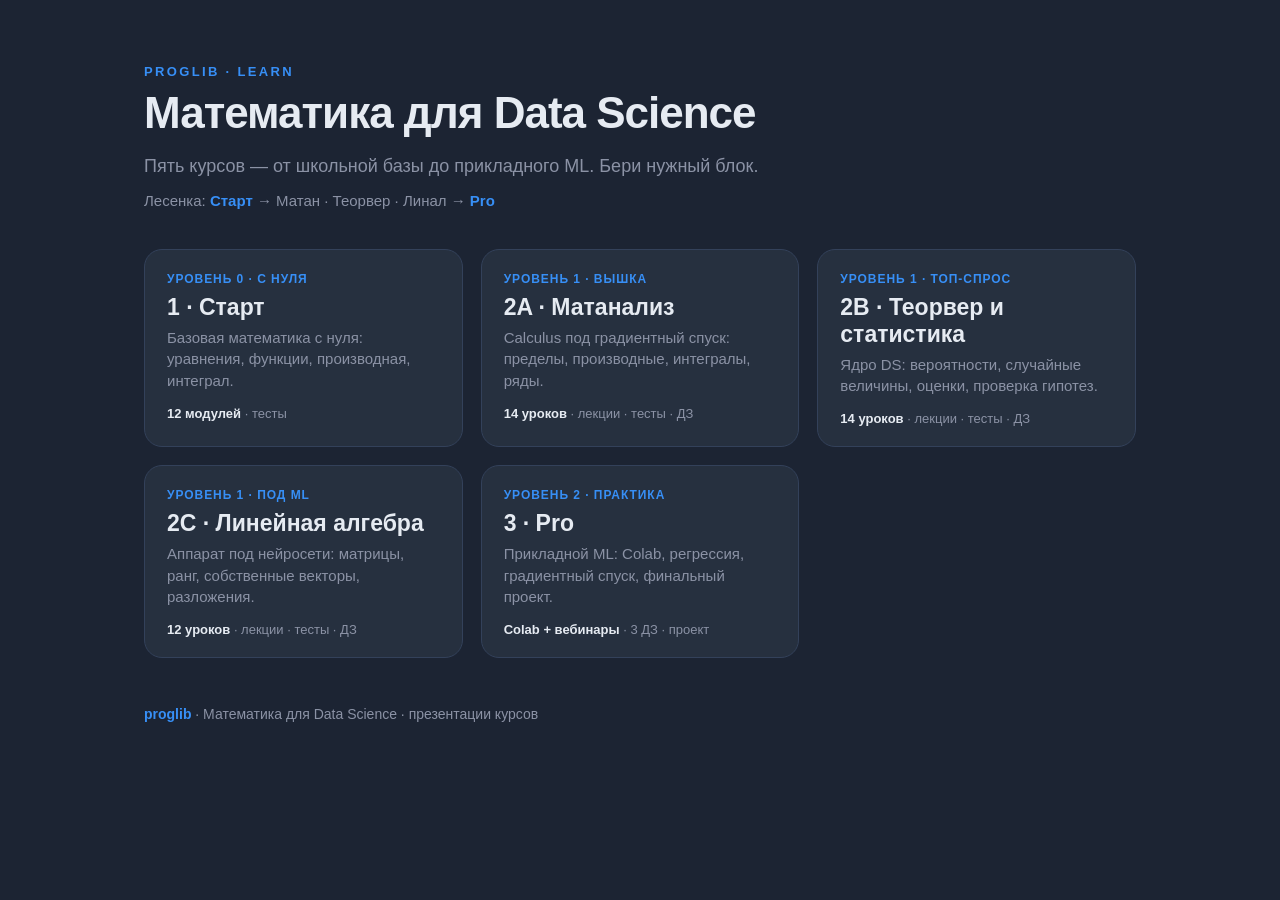
<file: index.html>
<!DOCTYPE html>
<html lang="ru"><head><meta charset="utf-8">
<meta name="viewport" content="width=device-width, initial-scale=1.0">
<title>Математика для Data Science — proglib</title>
<style>
  :root{--bg:#1c2433;--bg2:#26303f;--accent:#378ff6;--accent2:#5aa7ff;--text:#e6ebf2;--muted:#8b92a5;--border:#33415a;}
  *{box-sizing:border-box;}
  body{margin:0;background:var(--bg);color:var(--text);font-family:-apple-system,Segoe UI,Roboto,Helvetica,Arial,sans-serif;}
  .wrap{max-width:1040px;margin:0 auto;padding:64px 24px 80px;}
  .kicker{letter-spacing:.18em;text-transform:uppercase;font-size:13px;font-weight:700;color:var(--accent);}
  h1{font-size:44px;font-weight:800;letter-spacing:-1px;margin:.2em 0 .1em;}
  .sub{color:var(--muted);font-size:18px;margin-bottom:8px;}
  .ladder{color:var(--muted);font-size:15px;margin-bottom:40px;}
  .ladder b{color:var(--accent);}
  .grid{display:grid;grid-template-columns:repeat(auto-fit,minmax(280px,1fr));gap:18px;}
  a.card{display:block;text-decoration:none;color:var(--text);background:var(--bg2);
    border:1px solid var(--border);border-radius:18px;padding:22px 22px 20px;transition:.15s;}
  a.card:hover{border-color:var(--accent);transform:translateY(-3px);}
  .lvl{font-size:12px;font-weight:700;color:var(--accent);letter-spacing:.08em;text-transform:uppercase;}
  .card h2{margin:.35em 0 .25em;font-size:23px;font-weight:800;}
  .card p{margin:0;color:var(--muted);font-size:15px;line-height:1.45;}
  .meta{margin-top:14px;font-size:13px;color:var(--muted);}
  .meta b{color:var(--text);}
  .foot{margin-top:48px;color:var(--muted);font-size:14px;}
  .foot b{color:var(--accent);}
</style></head><body>
<div class="wrap">
  <div class="kicker">proglib · learn</div>
  <h1>Математика для Data Science</h1>
  <p class="sub">Пять курсов — от школьной базы до прикладного ML. Бери нужный блок.</p>
  <p class="ladder">Лесенка: <b>Старт</b> → Матан · Теорвер · Линал → <b>Pro</b></p>

  <div class="grid">
    <a class="card" href="start/">
      <div class="lvl">уровень 0 · с нуля</div>
      <h2>1 · Старт</h2>
      <p>Базовая математика с нуля: уравнения, функции, производная, интеграл.</p>
      <div class="meta"><b>12 модулей</b> · тесты</div>
    </a>
    <a class="card" href="calculus/">
      <div class="lvl">уровень 1 · вышка</div>
      <h2>2A · Матанализ</h2>
      <p>Calculus под градиентный спуск: пределы, производные, интегралы, ряды.</p>
      <div class="meta"><b>14 уроков</b> · лекции · тесты · ДЗ</div>
    </a>
    <a class="card" href="probability/">
      <div class="lvl">уровень 1 · топ-спрос</div>
      <h2>2B · Теорвер и статистика</h2>
      <p>Ядро DS: вероятности, случайные величины, оценки, проверка гипотез.</p>
      <div class="meta"><b>14 уроков</b> · лекции · тесты · ДЗ</div>
    </a>
    <a class="card" href="linear-algebra/">
      <div class="lvl">уровень 1 · под ML</div>
      <h2>2C · Линейная алгебра</h2>
      <p>Аппарат под нейросети: матрицы, ранг, собственные векторы, разложения.</p>
      <div class="meta"><b>12 уроков</b> · лекции · тесты · ДЗ</div>
    </a>
    <a class="card" href="pro/">
      <div class="lvl">уровень 2 · практика</div>
      <h2>3 · Pro</h2>
      <p>Прикладной ML: Colab, регрессия, градиентный спуск, финальный проект.</p>
      <div class="meta"><b>Colab + вебинары</b> · 3 ДЗ · проект</div>
    </a>
  </div>

  <p class="foot"><b>proglib</b> · Математика для Data Science · презентации курсов</p>
</div>
</body></html>
</file>
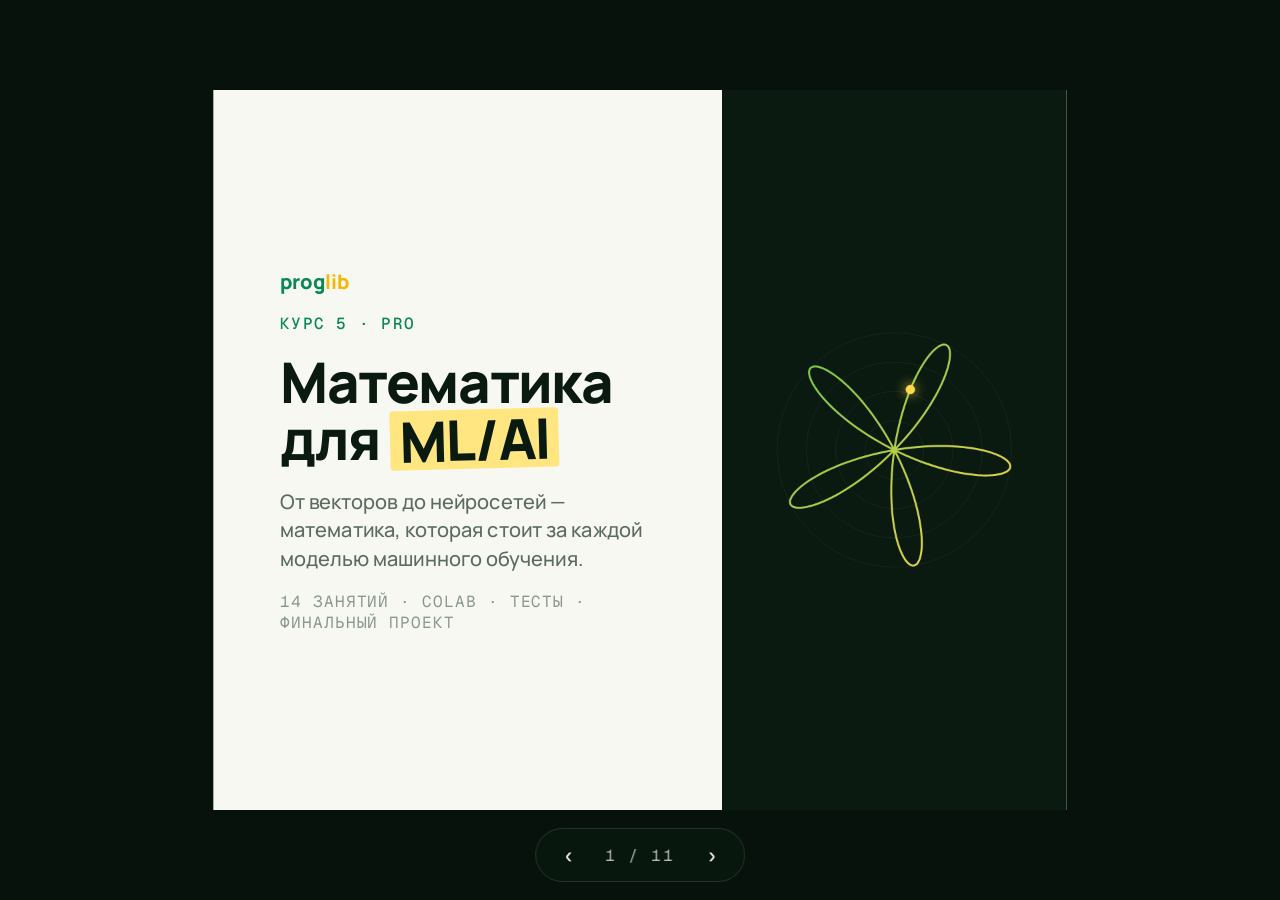
<file: ml/index.html>
<!DOCTYPE html>
<html lang="ru"><head>
<meta charset="utf-8">
<meta name="viewport" content="width=device-width, initial-scale=1">
<title>Математика для ML/AI — proglib</title>
<link rel="preconnect" href="https://fonts.googleapis.com"><link rel="preconnect" href="https://fonts.gstatic.com" crossorigin>
<link href="https://fonts.googleapis.com/css2?family=Manrope:wght@400;500;600;700;800&family=Geist+Mono:wght@400;500&display=swap" rel="stylesheet">
<style>
/* --- design tokens --- */
:root{
  --paper:#f7f8f2; --paper-2:#ffffff;
  --ink-900:#0a1a10; --ink-500:#5b6b60; --ink-400:#8a978c; --ink-100:#e4e9e1; --ink-50:#eef2ea;
  --green-600:#0a8754; --green-700:#0a6b43; --green-800:#085a38; --green-100:#d8f0e2; --green-300:#8fd770;
  --sun-300:#ffe680; --sun-400:#ffd84d; --sun-500:#f5b800; --sun-700:#b88a00; --sun-100:#fff4cc;
  --coral-50:#ffefe9; --coral-700:#c2402a;
  --font-sans:'Manrope',-apple-system,Segoe UI,sans-serif; --font-mono:'Geist Mono',monospace;
  --shadow-sm:0 2px 10px rgba(10,26,16,0.08);
}
html,body{margin:0;height:100%;background:#06120b;overflow:hidden;}
.stagewrap{position:fixed;inset:0;display:flex;align-items:center;justify-content:center;}
.stage{width:1920px;height:1080px;position:relative;transform-origin:center center;}
.stage .slide{display:none;position:absolute;inset:0;}
.stage .slide.active{display:flex;}

/* --- original deck styles --- */
.slide{height:100%;width:100%;background:var(--paper);color:var(--ink-900);font-family:var(--font-sans);overflow:hidden}
.lcol{width:44%;flex-shrink:0;display:flex;flex-direction:column;justify-content:center;gap:28px;padding:100px}
.rcol{flex:1;background:var(--ink-900);position:relative;overflow:hidden}
.cnv{display:block;width:100%;height:100%}
.wm{font-weight:800;font-size:30px;color:var(--green-600);letter-spacing:-0.01em}
.wm i{color:var(--sun-500);font-style:normal}
.eyebrow{font-family:var(--font-mono);font-size:24px;letter-spacing:.12em;text-transform:uppercase;color:var(--green-600);font-weight:500}
.meta{font-family:var(--font-mono);font-size:24px;letter-spacing:.1em;text-transform:uppercase;color:var(--ink-400);font-weight:400}
.ttl{font-size:64px;line-height:1.06;font-weight:800;margin:0;letter-spacing:-0.02em}
.ttl-xl{font-size:84px;line-height:1.02;font-weight:800;margin:0;letter-spacing:-0.025em}
.mk{font-style:normal;background:var(--sun-300);color:var(--ink-900);padding:.02em .16em;border-radius:5px;display:inline-block;transform:rotate(-1.5deg)}
.lead{font-size:30px;line-height:1.42;color:var(--ink-500);margin:0;font-weight:500;max-width:19em}
.formula{font-family:var(--font-mono);font-size:25px;color:var(--ink-900);background:var(--ink-50);border:1px solid var(--ink-100);border-radius:14px;padding:16px 22px;align-self:flex-start;font-weight:500}
.center{flex-direction:column;justify-content:center;align-items:center;text-align:center;padding:90px}
.big{font-size:70px;font-weight:800;line-height:1.08;margin:0;max-width:16em;letter-spacing:-0.02em}
.sub{font-size:30px;color:var(--ink-500);max-width:28em;margin:0;font-weight:500;line-height:1.4}
.pillars{display:flex;gap:28px;margin-top:26px}
.pill{width:400px;background:var(--paper-2);border:1px solid var(--ink-100);border-radius:18px;box-shadow:var(--shadow-sm);padding:34px;text-align:left;display:flex;flex-direction:column;gap:12px}
.pk{font-family:var(--font-mono);font-size:24px;letter-spacing:.06em;text-transform:uppercase;color:var(--green-600);font-weight:500}
.pv{font-size:26px;font-weight:700;line-height:1.25;margin:0}
.pd{font-size:24px;color:var(--ink-500);line-height:1.35;margin:0}
.prog{flex-direction:column;justify-content:center;gap:38px;padding:80px 100px}
.phead{display:flex;flex-direction:column;gap:14px}
.blocks{display:grid;grid-template-columns:repeat(4,1fr);gap:24px}
.blk{background:var(--paper-2);border:1px solid var(--ink-100);border-radius:18px;box-shadow:var(--shadow-sm);padding:28px;display:flex;flex-direction:column;gap:16px}
.bn{font-family:var(--font-mono);font-size:24px;color:var(--green-600);letter-spacing:.06em;font-weight:500}
.bh{font-size:27px;margin:0;font-weight:700;line-height:1.15}
.blk ul{margin:0;padding:0;list-style:none;display:flex;flex-direction:column;gap:9px}
.blk li{font-size:24px;color:var(--ink-500);line-height:1.3}
.online{display:flex;align-items:center;gap:24px;background:var(--ink-900);color:#fff;border-radius:18px;padding:24px 34px}
.ol{font-family:var(--font-mono);font-size:24px;letter-spacing:.08em;text-transform:uppercase;color:var(--sun-400);font-weight:500;flex-shrink:0}
.chips{display:flex;flex-wrap:wrap;gap:10px}
.chip{font-size:24px;background:rgba(255,255,255,0.08);color:#fff;border-radius:999px;padding:8px 16px;font-weight:500}
.fmt{flex-direction:column;justify-content:center;gap:44px;padding:80px 100px}
.tiles{display:flex;gap:22px}
.tile{flex:1;background:var(--paper-2);border:1px solid var(--ink-100);border-radius:18px;box-shadow:var(--shadow-sm);padding:30px;display:flex;flex-direction:column;gap:16px}
.glyph{width:56px;height:56px;border-radius:14px;display:flex;align-items:center;justify-content:center;font-family:var(--font-mono);font-size:24px;font-weight:500}
.tt{font-size:25px;font-weight:700;line-height:1.2;margin:0}
.td{font-size:24px;color:var(--ink-500);line-height:1.35;margin:0}
.cta{background:var(--ink-900);color:#fff;flex-direction:column;justify-content:center;align-items:center;text-align:center;padding:100px;position:relative}
.cta .cnv{position:absolute;inset:0;opacity:0.45}
.ctac{position:relative;z-index:1;display:flex;flex-direction:column;align-items:center;gap:32px}
.ctah{font-size:80px;font-weight:800;margin:0;line-height:1.06;letter-spacing:-0.02em;max-width:15em}
.ctasub{font-family:var(--font-mono);font-size:24px;letter-spacing:.06em;color:rgba(255,255,255,0.6);text-transform:uppercase}
.btn{background:var(--green-600);color:#fff;font-size:30px;font-weight:700;padding:22px 46px;border-radius:14px;box-shadow:0 4px 0 0 var(--green-800)}
.ceye{font-family:var(--font-mono);font-size:24px;letter-spacing:.12em;text-transform:uppercase;color:var(--sun-400);font-weight:500}

/* --- navigation --- */
.nav{position:fixed;bottom:18px;left:50%;transform:translateX(-50%);display:flex;align-items:center;gap:18px;
  background:rgba(10,26,16,.7);backdrop-filter:blur(6px);border:1px solid rgba(255,255,255,.12);
  border-radius:999px;padding:8px 14px;z-index:10;font-family:var(--font-mono);color:#fff}
.nav button{all:unset;cursor:pointer;color:#fff;font-size:22px;padding:4px 12px;border-radius:8px}
.nav button:hover{background:rgba(255,255,255,.12)}
.nav .ctr{font-size:16px;letter-spacing:.1em;color:rgba(255,255,255,.7);min-width:64px;text-align:center}
</style>
</head>
<body>
<div class="stagewrap"><div class="stage" id="stage">

<section data-speaker-notes="Курс 5 — Pro. Прикладная математика для ML/AI. От векторов до нейросетей." class="slide active">
<div class="lcol">
<div class="wm">prog<i>lib</i></div>
<div class="eyebrow">Курс 5 · Pro</div>
<h1 class="ttl-xl">Математика для <em class="mk">ML/AI</em></h1>
<p class="lead">От векторов до нейросетей — математика, которая стоит за каждой моделью машинного обучения.</p>
<div class="meta">14 занятий · Colab · тесты · финальный проект</div>
</div>
<div class="rcol"><canvas id="cnv-title" class="cnv"></canvas></div>
</section>

<section data-speaker-notes="Курс показывает, что происходит внутри моделей, чтобы собирать их осознанно." class="slide center">
<h2 class="big">За каждой ML-моделью стоит <em class="mk">математика</em></h2>
<p class="sub">Курс показывает, что происходит внутри моделей — чтобы вы собирали их осознанно.</p>
<div class="pillars">
<div class="pill"><span class="pk">Понимание</span><p class="pv">Видно, что внутри модели</p><p class="pd">Понятно, почему она работает и где её чинить.</p></div>
<div class="pill"><span class="pk">Интуиция</span><p class="pv">Данные как точки в пространстве</p><p class="pd">Видишь векторы, расстояния и проекции за цифрами.</p></div>
<div class="pill"><span class="pk">Практика</span><p class="pv">Сразу в коде</p><p class="pd">Каждое занятие — Google Colab и реальные данные.</p></div>
</div>
</section>

<section data-speaker-notes="Линейные преобразования: сетка пространства сжимается, поворачивается, растягивается." class="slide">
<div class="lcol">
<div class="eyebrow">Занятие 02</div>
<h2 class="ttl">Векторы и <em class="mk">матрицы</em></h2>
<p class="lead">Любая модель — это операции над векторами. Матрица сжимает, поворачивает и растягивает само пространство.</p>
<div class="formula">A · x = b</div>
</div>
<div class="rcol"><canvas id="cnv-vec" class="cnv"></canvas></div>
</section>

<section data-speaker-notes="Линия подбирает наклон и сдвиг, минимизируя сумму квадратов ошибок." class="slide">
<div class="lcol">
<div class="eyebrow">Занятие 03</div>
<h2 class="ttl">Линейная <em class="mk">регрессия</em></h2>
<p class="lead">Регрессия подстраивается под данные: подбирает наклон и сдвиг, минимизируя ошибку.</p>
<div class="formula">ŷ = w·x + b</div>
</div>
<div class="rcol"><canvas id="cnv-reg" class="cnv"></canvas></div>
</section>

<section data-speaker-notes="Секущая в пределе становится касательной — так измеряется скорость изменения." class="slide">
<div class="lcol">
<div class="eyebrow">Занятие 05</div>
<h2 class="ttl">Пределы и <em class="mk">производные</em></h2>
<p class="lead">Производная — это секущая, которая в пределе становится касательной. Так мы измеряем скорость изменения.</p>
<div class="formula">f′(x) = lim Δx→0 Δy / Δx</div>
</div>
<div class="rcol"><canvas id="cnv-lim" class="cnv"></canvas></div>
</section>

<section data-speaker-notes="Модель спускается по поверхности ошибки против градиента к минимуму." class="slide">
<div class="lcol">
<div class="eyebrow">ДЗ № 2</div>
<h2 class="ttl">Градиентный <em class="mk">спуск</em></h2>
<p class="lead">Модель учится шаг за шагом, спускаясь по поверхности ошибки против градиента — к минимуму.</p>
<div class="formula">θ ← θ − η · ∇L(θ)</div>
</div>
<div class="rcol"><canvas id="cnv-grad" class="cnv"></canvas></div>
</section>

<section data-speaker-notes="Много случайных наблюдений складываются в нормальное распределение." class="slide">
<div class="lcol">
<div class="eyebrow">Занятия 10–12</div>
<h2 class="ttl">Случайность и <em class="mk">статистика</em></h2>
<p class="lead">Случайный шум складывается в чёткий закон — нормальное распределение.</p>
<div class="formula">X ~ N(μ, σ²)</div>
</div>
<div class="rcol"><canvas id="cnv-prob" class="cnv"></canvas></div>
</section>

<section data-speaker-notes="Сигнал идёт вперёд, ошибка возвращается назад — backpropagation." class="slide">
<div class="lcol">
<div class="eyebrow">Онлайн-сессии</div>
<h2 class="ttl">От математики к <em class="mk">нейросети</em></h2>
<p class="lead">Сигнал идёт вперёд, ошибка возвращается назад. Backpropagation — это производные по всей сети.</p>
<div class="formula">∂L/∂w — обратное распространение</div>
</div>
<div class="rcol"><canvas id="cnv-net" class="cnv"></canvas></div>
</section>

<section data-speaker-notes="Четыре блока: линейная алгебра, матанализ, вероятность и статистика, карьера и проект. Плюс онлайн-сессии." class="slide prog">
<div class="phead"><div class="eyebrow">Программа</div><h2 class="ttl">Четыре блока, один <em class="mk">маршрут</em></h2></div>
<div class="blocks">
<div class="blk"><span class="bn">01–04</span><h3 class="bh">Линейная алгебра</h3><ul><li>Применение математики в ML</li><li>Векторы и матрицы</li><li>Линейная регрессия</li><li>Матричные разложения</li></ul></div>
<div class="blk"><span class="bn">05–09</span><h3 class="bh">Математический анализ</h3><ul><li>Функции и пределы</li><li>Функции многих переменных</li><li>Оптимизация и интегралы</li><li>Матанализ на практике</li></ul></div>
<div class="blk"><span class="bn">10–12</span><h3 class="bh">Вероятность и статистика</h3><ul><li>Теория вероятностей</li><li>Случайные величины</li><li>Статистика и гипотезы</li></ul></div>
<div class="blk"><span class="bn">13–14</span><h3 class="bh">Карьера и проект</h3><ul><li>Математика в Data Science</li><li>Финальный проект</li><li>3 ДЗ и тесты к занятиям</li><li>Квиз «Контрошка»</li></ul></div>
</div>
<div class="online"><span class="ol">Онлайн-сессии</span><div class="chips"><span class="chip">Word2vec</span><span class="chip">Градиентный спуск</span><span class="chip">Backpropagation</span><span class="chip">Случайный лес</span><span class="chip">Логистическая регрессия</span><span class="chip">KNN</span><span class="chip">Байесовский классификатор</span></div></div>
</section>

<section data-speaker-notes="Вебинары, Colab, тесты, домашние задания и финальный проект." class="slide fmt">
<div class="phead"><div class="eyebrow">Формат обучения</div><h2 class="ttl">Теория сразу <em class="mk">в коде</em></h2></div>
<div class="tiles">
<div class="tile"><div class="glyph" style="background:var(--green-100);color:var(--green-700)">▶</div><p class="tt">Вебинары</p><p class="td">Живые занятия с записями — смотрите в удобное время.</p></div>
<div class="tile"><div class="glyph" style="background:var(--ink-900);color:var(--green-300)">&lt;/&gt;</div><p class="tt">Google Colab</p><p class="td">Код прямо в браузере: эксперименты на реальных данных.</p></div>
<div class="tile"><div class="glyph" style="background:var(--sun-100);color:var(--sun-700)">?</div><p class="tt">Тесты</p><p class="td">Короткие проверки после каждого занятия.</p></div>
<div class="tile"><div class="glyph" style="background:var(--coral-50);color:var(--coral-700)">Σ</div><p class="tt">Домашние задания</p><p class="td">Три практических ДЗ: регрессия, градиент, гипотезы.</p></div>
<div class="tile"><div class="glyph" style="background:var(--green-100);color:var(--green-700)">★</div><p class="tt">Финальный проект</p><p class="td">Соберите всё в один проект с защитой.</p></div>
</div>
</section>

<section data-speaker-notes="Начните бесплатно — соберите модель, понимая каждый шаг." class="slide cta">
<canvas id="cnv-cta" class="cnv"></canvas>
<div class="ctac">
<div class="ceye">Курс 5 · Pro</div>
<h2 class="ctah">Соберите модель, <em class="mk">понимая</em> каждый шаг</h2>
<div class="btn">Начать бесплатно</div>
<div class="ctasub">Навсегда бесплатно · без карты</div>
</div>
</section>

</div></div>

<div class="nav">
  <button id="prev">‹</button>
  <span class="ctr" id="ctr">1 / 11</span>
  <button id="next">›</button>
</div>

<script>
// --- fit 1920x1080 stage to viewport ---
const stage=document.getElementById('stage');
function fit(){const s=Math.min(innerWidth/1920,innerHeight/1080);stage.style.transform='scale('+s+')';}
addEventListener('resize',fit);fit();

// --- slide navigation ---
const slides=[...stage.querySelectorAll('.slide')];let cur=0;
const ctr=document.getElementById('ctr');
function show(i){slides[cur].classList.remove('active');cur=(i+slides.length)%slides.length;slides[cur].classList.add('active');ctr.textContent=(cur+1)+' / '+slides.length;}
document.getElementById('next').onclick=()=>show(cur+1);
document.getElementById('prev').onclick=()=>show(cur-1);
addEventListener('keydown',e=>{if(e.key==='ArrowRight'||e.key===' '){e.preventDefault();show(cur+1);}if(e.key==='ArrowLeft')show(cur-1);});

// --- canvas animations ---
(function(){
  const C={green:'#3fb04b',green6:'#0a8754',green4:'#6bc44d',green3:'#8fd770',sun:'#ffd84d',sun5:'#f5b800',coral:'#ff7a5c',white:'#fafbf6',mute:'rgba(255,255,255,0.55)',grid:'rgba(255,255,255,0.07)',gridb:'rgba(255,255,255,0.16)',ink:'#0a1a10'};
  const arrow=(ctx,x1,y1,x2,y2,col,lw)=>{ctx.strokeStyle=col;ctx.fillStyle=col;ctx.lineWidth=lw;ctx.beginPath();ctx.moveTo(x1,y1);ctx.lineTo(x2,y2);ctx.stroke();const a=Math.atan2(y2-y1,x2-x1),hl=11+lw*1.4;ctx.beginPath();ctx.moveTo(x2,y2);ctx.lineTo(x2-hl*Math.cos(a-0.42),y2-hl*Math.sin(a-0.42));ctx.lineTo(x2-hl*Math.cos(a+0.42),y2-hl*Math.sin(a+0.42));ctx.closePath();ctx.fill();};
  const rose=(ctx,w,h,t,fade)=>{const cx=w/2,cy=h/2,R=Math.min(w,h)*0.34,k=5,rot=t*0.12;ctx.globalAlpha=fade?0.9:1;ctx.strokeStyle=C.grid;ctx.lineWidth=1;for(let r=1;r<=4;r++){ctx.beginPath();ctx.arc(cx,cy,R*r/4,0,Math.PI*2);ctx.stroke();}const g=ctx.createLinearGradient(cx-R,cy-R,cx+R,cy+R);g.addColorStop(0,C.green4);g.addColorStop(1,C.sun);ctx.strokeStyle=g;ctx.lineWidth=3;ctx.beginPath();const N=600;for(let i=0;i<=N;i++){const th=i/N*Math.PI*2,rr=R*Math.cos(k*th),x=cx+rr*Math.cos(th+rot),y=cy+rr*Math.sin(th+rot);i?ctx.lineTo(x,y):ctx.moveTo(x,y);}ctx.stroke();const tp=(t*0.22)%1,th=tp*Math.PI*2,rr=R*Math.cos(k*th),dx=cx+rr*Math.cos(th+rot),dy=cy+rr*Math.sin(th+rot);ctx.fillStyle=C.sun;ctx.shadowColor=C.sun;ctx.shadowBlur=18;ctx.beginPath();ctx.arc(dx,dy,7,0,Math.PI*2);ctx.fill();ctx.shadowBlur=0;ctx.globalAlpha=1;};
  const anims=[
    {id:'cnv-title',draw:(ctx,w,h,t)=>rose(ctx,w,h,t,false)},
    {id:'cnv-cta',draw:(ctx,w,h,t)=>rose(ctx,w,h,t,true)},
    {id:'cnv-vec',draw:(ctx,w,h,t)=>{const cx=w/2,cy=h/2,u=Math.min(w,h)/8.5;const s=(Math.sin(t*0.5)*0.5+0.5),e=s*s*(3-2*s);const T=[1,0.85,-0.55,0.9];const a=1+(T[0]-1)*e,b=(T[1])*e,c=(T[2])*e,d=1+(T[3]-1)*e;const map=(x,y)=>[cx+(a*x+c*y)*u,cy-(b*x+d*y)*u];const rng=5;ctx.lineWidth=1;for(let i=-rng;i<=rng;i++){ctx.strokeStyle=i===0?C.gridb:C.grid;let p=map(i,-rng);ctx.beginPath();ctx.moveTo(p[0],p[1]);p=map(i,rng);ctx.lineTo(p[0],p[1]);ctx.stroke();p=map(-rng,i);ctx.beginPath();ctx.moveTo(p[0],p[1]);p=map(rng,i);ctx.lineTo(p[0],p[1]);ctx.stroke();}const o=map(0,0),iv=map(1,0),jv=map(0,1),v=map(2,1);arrow(ctx,o[0],o[1],v[0],v[1],C.coral,4);arrow(ctx,o[0],o[1],iv[0],iv[1],C.green,5);arrow(ctx,o[0],o[1],jv[0],jv[1],C.sun,5);ctx.font='600 22px Geist Mono, monospace';ctx.fillStyle=C.green3;ctx.fillText('î',iv[0]+8,iv[1]+22);ctx.fillStyle=C.sun;ctx.fillText('ĵ',jv[0]+10,jv[1]-6);}},
    {id:'cnv-reg',draw:(ctx,w,h,t,a)=>{if(!a.pts||t-a.t0>5.4){a.t0=t;const n=22,sl=0.55+(Math.random()*0.5),ic=(Math.random()*1.4-0.7);a.pts=[];for(let i=0;i<n;i++){const x=(i/(n-1))*2-1,y=sl*x+ic*0.3+(Math.random()*2-1)*0.42;a.pts.push([x,y]);}let mx=0,my=0;a.pts.forEach(p=>{mx+=p[0];my+=p[1];});mx/=n;my/=n;let num=0,den=0;a.pts.forEach(p=>{num+=(p[0]-mx)*(p[1]-my);den+=(p[0]-mx)*(p[0]-mx);});const m=num/den;a.ols=[m,my-m*mx];a.start=[a.ols[0]-1.5,a.ols[1]+0.9];}const prog=Math.min(1,(t-a.t0)/3.4),e=prog*prog*(3-2*prog);const m=a.start[0]+(a.ols[0]-a.start[0])*e,bb=a.start[1]+(a.ols[1]-a.start[1])*e;const px=80,py=80,X=x=>px+(x+1.35)/2.7*(w-2*px),Y=y=>(h-py)-(y+2)/4*(h-2*py);ctx.strokeStyle=C.grid;ctx.lineWidth=1;ctx.beginPath();ctx.moveTo(px,Y(-2));ctx.lineTo(w-px,Y(-2));ctx.moveTo(X(0),py*0.6);ctx.lineTo(X(0),h-py);ctx.stroke();a.pts.forEach(p=>{const yl=m*p[0]+bb;ctx.strokeStyle='rgba(255,122,92,0.45)';ctx.lineWidth=2;ctx.beginPath();ctx.moveTo(X(p[0]),Y(p[1]));ctx.lineTo(X(p[0]),Y(yl));ctx.stroke();});ctx.strokeStyle=C.sun;ctx.lineWidth=4;ctx.beginPath();ctx.moveTo(X(-1.35),Y(m*-1.35+bb));ctx.lineTo(X(1.35),Y(m*1.35+bb));ctx.stroke();a.pts.forEach(p=>{ctx.fillStyle=C.green4;ctx.beginPath();ctx.arc(X(p[0]),Y(p[1]),6,0,Math.PI*2);ctx.fill();});}},
    {id:'cnv-lim',draw:(ctx,w,h,t)=>{const f=x=>1.3*Math.sin(0.8*x),X=x=>w/2+x*(w/10.5),Y=y=>h/2-y*(h/6);ctx.strokeStyle=C.grid;ctx.lineWidth=1;ctx.beginPath();ctx.moveTo(0,h/2);ctx.lineTo(w,h/2);ctx.moveTo(w/2,0);ctx.lineTo(w/2,h);ctx.stroke();ctx.strokeStyle=C.green4;ctx.lineWidth=3;ctx.beginPath();for(let px=-5;px<=5;px+=0.04){const sx=X(px),sy=Y(f(px));px===-5?ctx.moveTo(sx,sy):ctx.lineTo(sx,sy);}ctx.stroke();const x0=-1.1,hh=0.05+(Math.sin(t*0.55)*0.5+0.5)*3.0,y0=f(x0),yq=f(x0+hh),slope=(yq-y0)/hh,ln=x=>y0+slope*(x-x0);ctx.setLineDash([6,6]);ctx.strokeStyle='rgba(255,122,92,0.5)';ctx.lineWidth=2;ctx.beginPath();ctx.moveTo(X(x0),Y(y0));ctx.lineTo(X(x0+hh),Y(y0));ctx.lineTo(X(x0+hh),Y(yq));ctx.stroke();ctx.setLineDash([]);ctx.strokeStyle=C.sun;ctx.lineWidth=3;ctx.beginPath();ctx.moveTo(X(-5),Y(ln(-5)));ctx.lineTo(X(5),Y(ln(5)));ctx.stroke();ctx.fillStyle=C.green;ctx.beginPath();ctx.arc(X(x0),Y(y0),7,0,Math.PI*2);ctx.fill();ctx.fillStyle=C.coral;ctx.beginPath();ctx.arc(X(x0+hh),Y(yq),7,0,Math.PI*2);ctx.fill();}},
    {id:'cnv-grad',draw:(ctx,w,h,t,a)=>{const f=x=>0.07*x*x,df=x=>0.14*x,X=x=>w/2+x*(w/22),Y=y=>h-80-y*(h-150)/6;if(a.bx===undefined){a.bx=(Math.random()<0.5?-1:1)*(6.5+Math.random()*2);a.trail=[];a.last=t;a.settle=0;}if(t-a.last>0.3){a.last=t;a.trail.push(a.bx);if(a.trail.length>16)a.trail.shift();a.bx=a.bx-1.05*df(a.bx);if(Math.abs(a.bx)<0.25)a.settle++;if(a.settle>7)a.bx=undefined;}if(a.bx===undefined){a.bx=0;}ctx.strokeStyle=C.green4;ctx.lineWidth=3;ctx.beginPath();for(let px=-9;px<=9;px+=0.08){const sx=X(px),sy=Y(f(px));px===-9?ctx.moveTo(sx,sy):ctx.lineTo(sx,sy);}ctx.stroke();a.trail.forEach((tx,i)=>{const al=(i+1)/a.trail.length*0.5;ctx.fillStyle='rgba(63,176,75,'+al+')';ctx.beginPath();ctx.arc(X(tx),Y(f(tx)),5,0,Math.PI*2);ctx.fill();});const bx=a.bx,by=f(bx),dir=(-Math.sign(df(bx)))||1;if(Math.abs(bx)>0.3)arrow(ctx,X(bx),Y(by),X(bx+dir*1.7),Y(f(bx+dir*1.7)),C.coral,3);ctx.fillStyle=C.sun;ctx.shadowColor=C.sun;ctx.shadowBlur=14;ctx.beginPath();ctx.arc(X(bx),Y(by),10,0,Math.PI*2);ctx.fill();ctx.shadowBlur=0;}},
    {id:'cnv-prob',draw:(ctx,w,h,t,a)=>{const NB=21,pad=70,base=h-64,bw=(w-2*pad)/NB,sc=(h-160)/42;if(!a.bins){a.bins=new Array(NB).fill(0);a.balls=[];a.total=0;a.spawn=t;a.max=280;a.fade=undefined;}if(t-a.spawn>0.045&&a.total<a.max){a.spawn=t;let s=0;for(let i=0;i<12;i++)s+=Math.random();s-=6;s=Math.max(-2.9,Math.min(2.9,s));a.balls.push({bin:Math.floor((s+3)/6*NB),sy:110,vy:0});}if(a.total>=a.max&&a.balls.length===0){if(a.fade===undefined)a.fade=t;if(t-a.fade>2.0)a.bins=null;}for(let k=a.balls.length-1;k>=0;k--){const b=a.balls[k];b.vy+=0.8;b.sy+=b.vy;const landY=base-a.bins[b.bin]*sc-sc*0.5;if(b.sy>=landY){a.bins[b.bin]++;a.total++;a.balls.splice(k,1);}else{ctx.fillStyle=C.sun;ctx.beginPath();ctx.arc(pad+(b.bin+0.5)*bw,b.sy,5,0,Math.PI*2);ctx.fill();}}for(let i=0;i<NB;i++){const bh=a.bins[i]*sc;ctx.fillStyle='rgba(63,176,75,0.85)';ctx.fillRect(pad+i*bw+2,base-bh,bw-4,bh);}if(a.total>4){ctx.strokeStyle=C.sun;ctx.lineWidth=3;ctx.beginPath();let first=true;for(let v=-3;v<=3;v+=0.05){const pdf=Math.exp(-v*v/2)/Math.sqrt(2*Math.PI),cnt=pdf*(6/NB)*a.total,sx=pad+((v+3)/6)*(w-2*pad),sy=base-cnt*sc;first?(ctx.moveTo(sx,sy),first=false):ctx.lineTo(sx,sy);}ctx.stroke();}ctx.strokeStyle=C.gridb;ctx.lineWidth=1;ctx.beginPath();ctx.moveTo(pad-12,base);ctx.lineTo(w-pad+12,base);ctx.stroke();}},
    {id:'cnv-net',draw:(ctx,w,h,t)=>{const L=[3,5,5,2],pad=90,colW=(w-2*pad)/(L.length-1),nodes=L.map((n,li)=>{const arr=[],gap=(h-2*pad)/(n+1);for(let i=0;i<n;i++)arr.push({x:pad+li*colW,y:pad+gap*(i+1)});return arr;});for(let li=0;li<L.length-1;li++)nodes[li].forEach(p=>nodes[li+1].forEach(q=>{ctx.strokeStyle='rgba(255,255,255,0.08)';ctx.lineWidth=1;ctx.beginPath();ctx.moveTo(p.x,p.y);ctx.lineTo(q.x,q.y);ctx.stroke();}));const cyc=(t*0.32)%2,fwd=cyc<1,p=fwd?cyc:(cyc-1),NS=L.length-1,seg=p*NS,segi=Math.min(NS-1,Math.floor(seg)),segp=seg-segi,li=fwd?segi:(NS-1-segi),from=fwd?li:li+1,to=fwd?li+1:li,col=fwd?C.green:C.coral;nodes[from].forEach(p0=>nodes[to].forEach(q0=>{const x=p0.x+(q0.x-p0.x)*segp,y=p0.y+(q0.y-p0.y)*segp;ctx.fillStyle=col;ctx.globalAlpha=0.85;ctx.beginPath();ctx.arc(x,y,4,0,Math.PI*2);ctx.fill();}));ctx.globalAlpha=1;nodes.forEach((cl,li2)=>cl.forEach(nd=>{const hot=(li2===to);ctx.fillStyle=hot?col:C.ink;ctx.strokeStyle=hot?col:C.green4;ctx.lineWidth=2;if(hot){ctx.shadowColor=col;ctx.shadowBlur=14;}ctx.beginPath();ctx.arc(nd.x,nd.y,13,0,Math.PI*2);ctx.fill();ctx.stroke();ctx.shadowBlur=0;}));}}
  ];
  const sizes={};
  const frame=(ts)=>{const t=ts/1000;for(const a of anims){const c=document.getElementById(a.id);if(!c){continue;}const cw=c.clientWidth,ch=c.clientHeight;if(!cw||!ch){continue;}const dpr=Math.min(2,window.devicePixelRatio||1);if(sizes[a.id]!==cw+'x'+ch){c.width=cw*dpr;c.height=ch*dpr;sizes[a.id]=cw+'x'+ch;}const ctx=c.getContext('2d');ctx.setTransform(dpr,0,0,dpr,0,0);ctx.clearRect(0,0,cw,ch);ctx.fillStyle=C.ink;ctx.fillRect(0,0,cw,ch);if(!a.st)a.st={};a.draw(ctx,cw,ch,t,a.st);}requestAnimationFrame(frame);};
  requestAnimationFrame(frame);
})();
</script>
</body></html>
</file>
